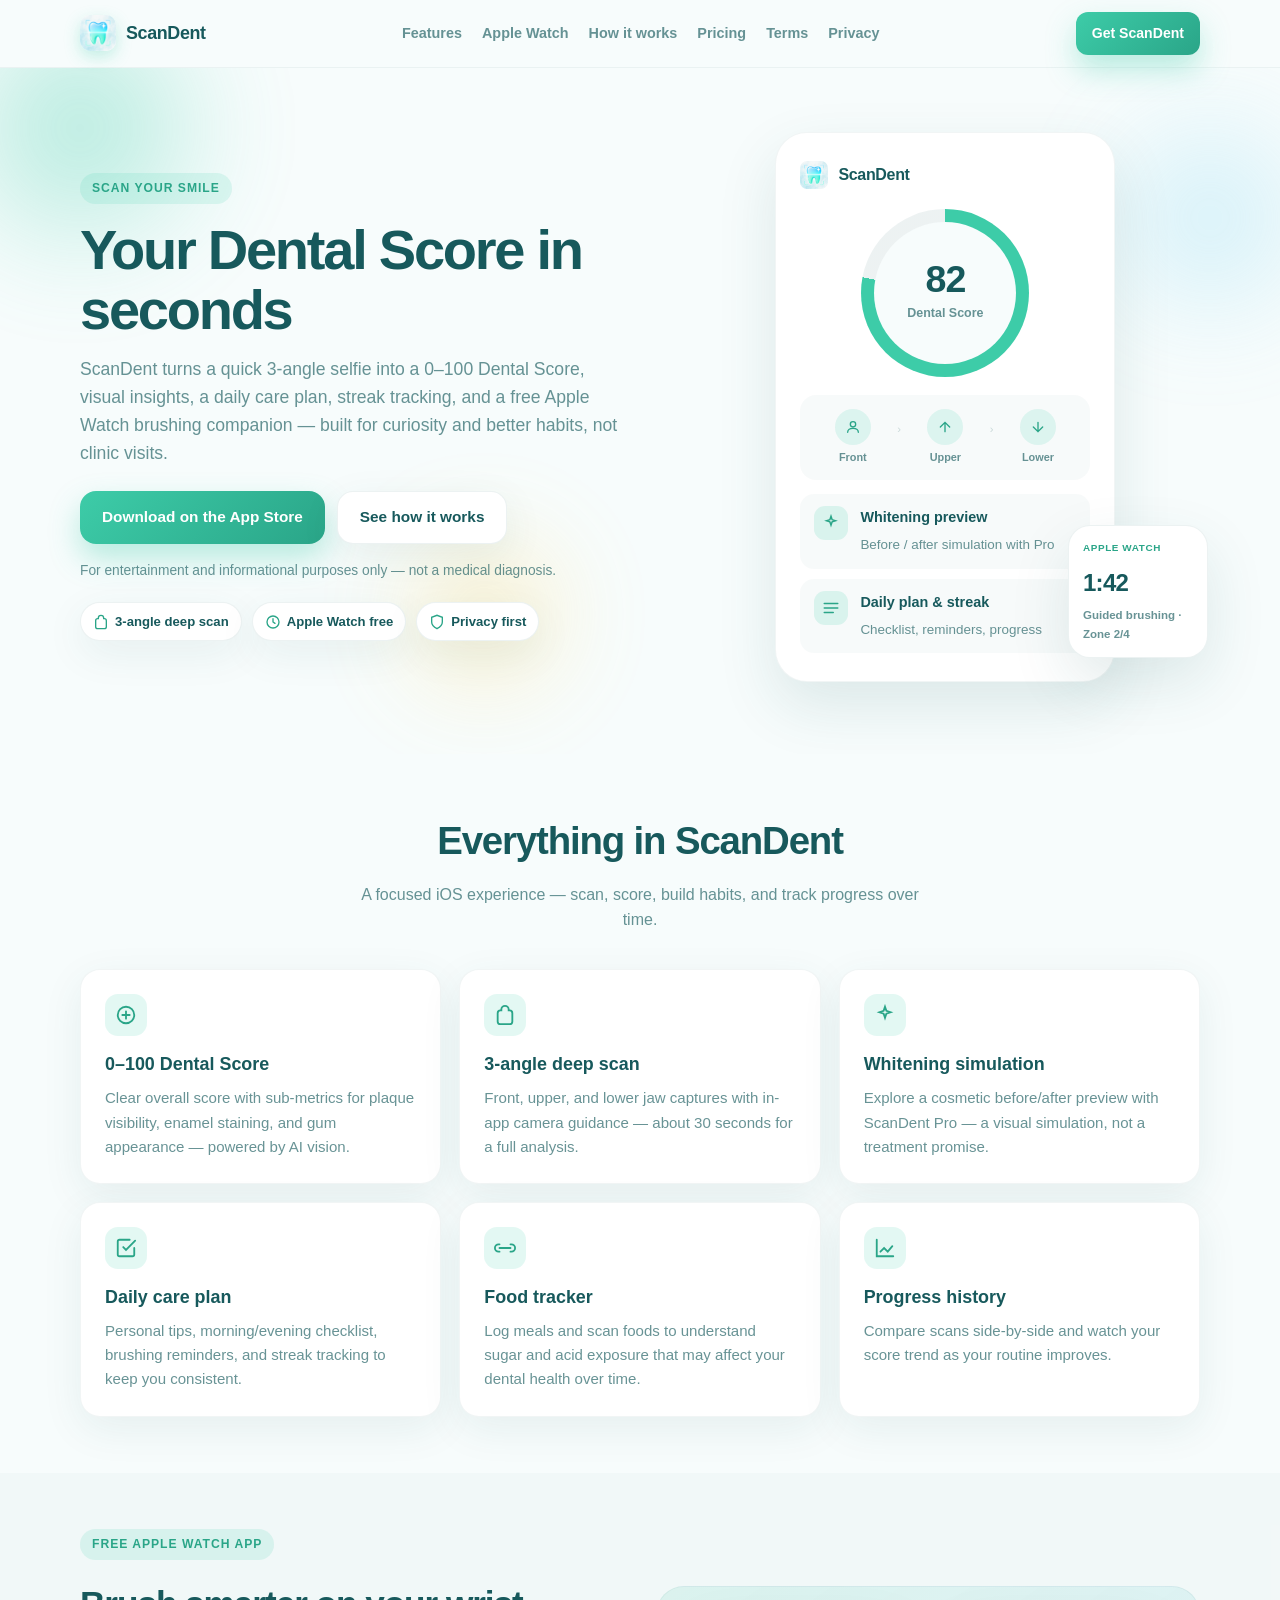
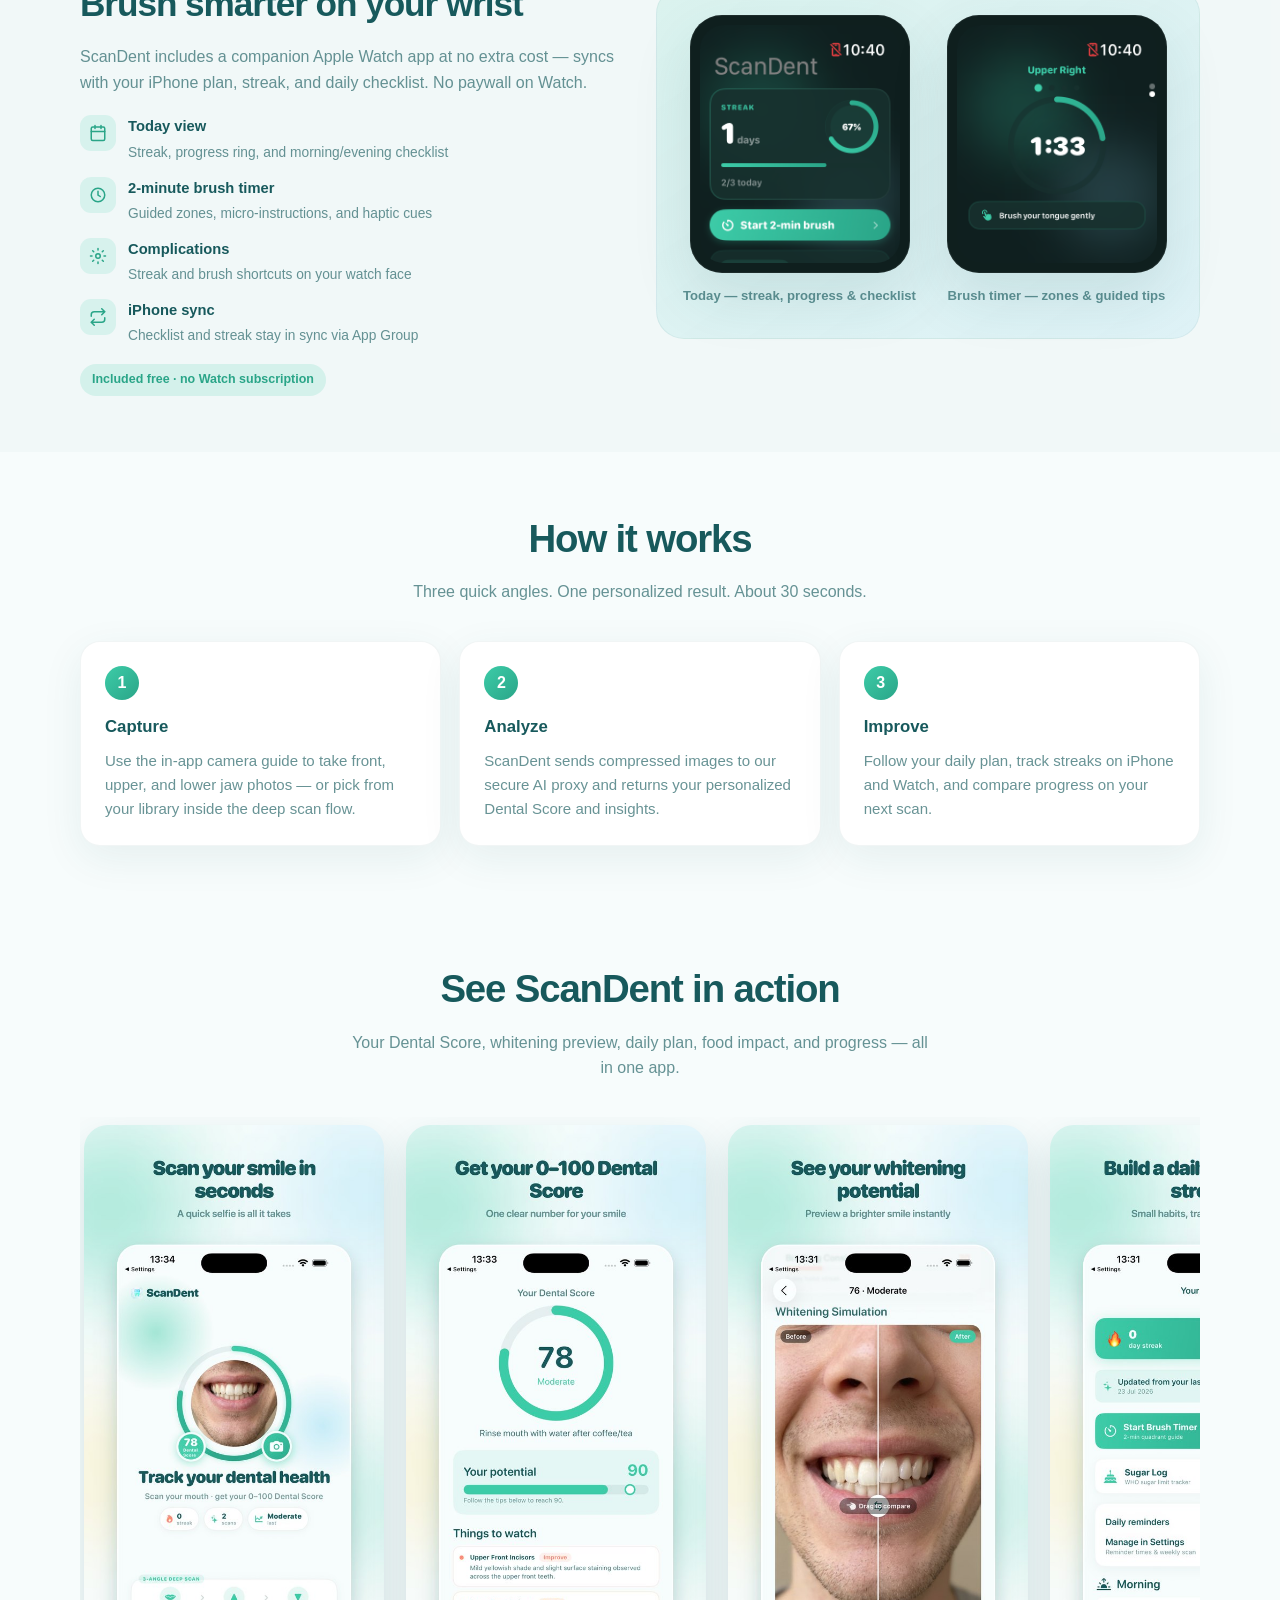
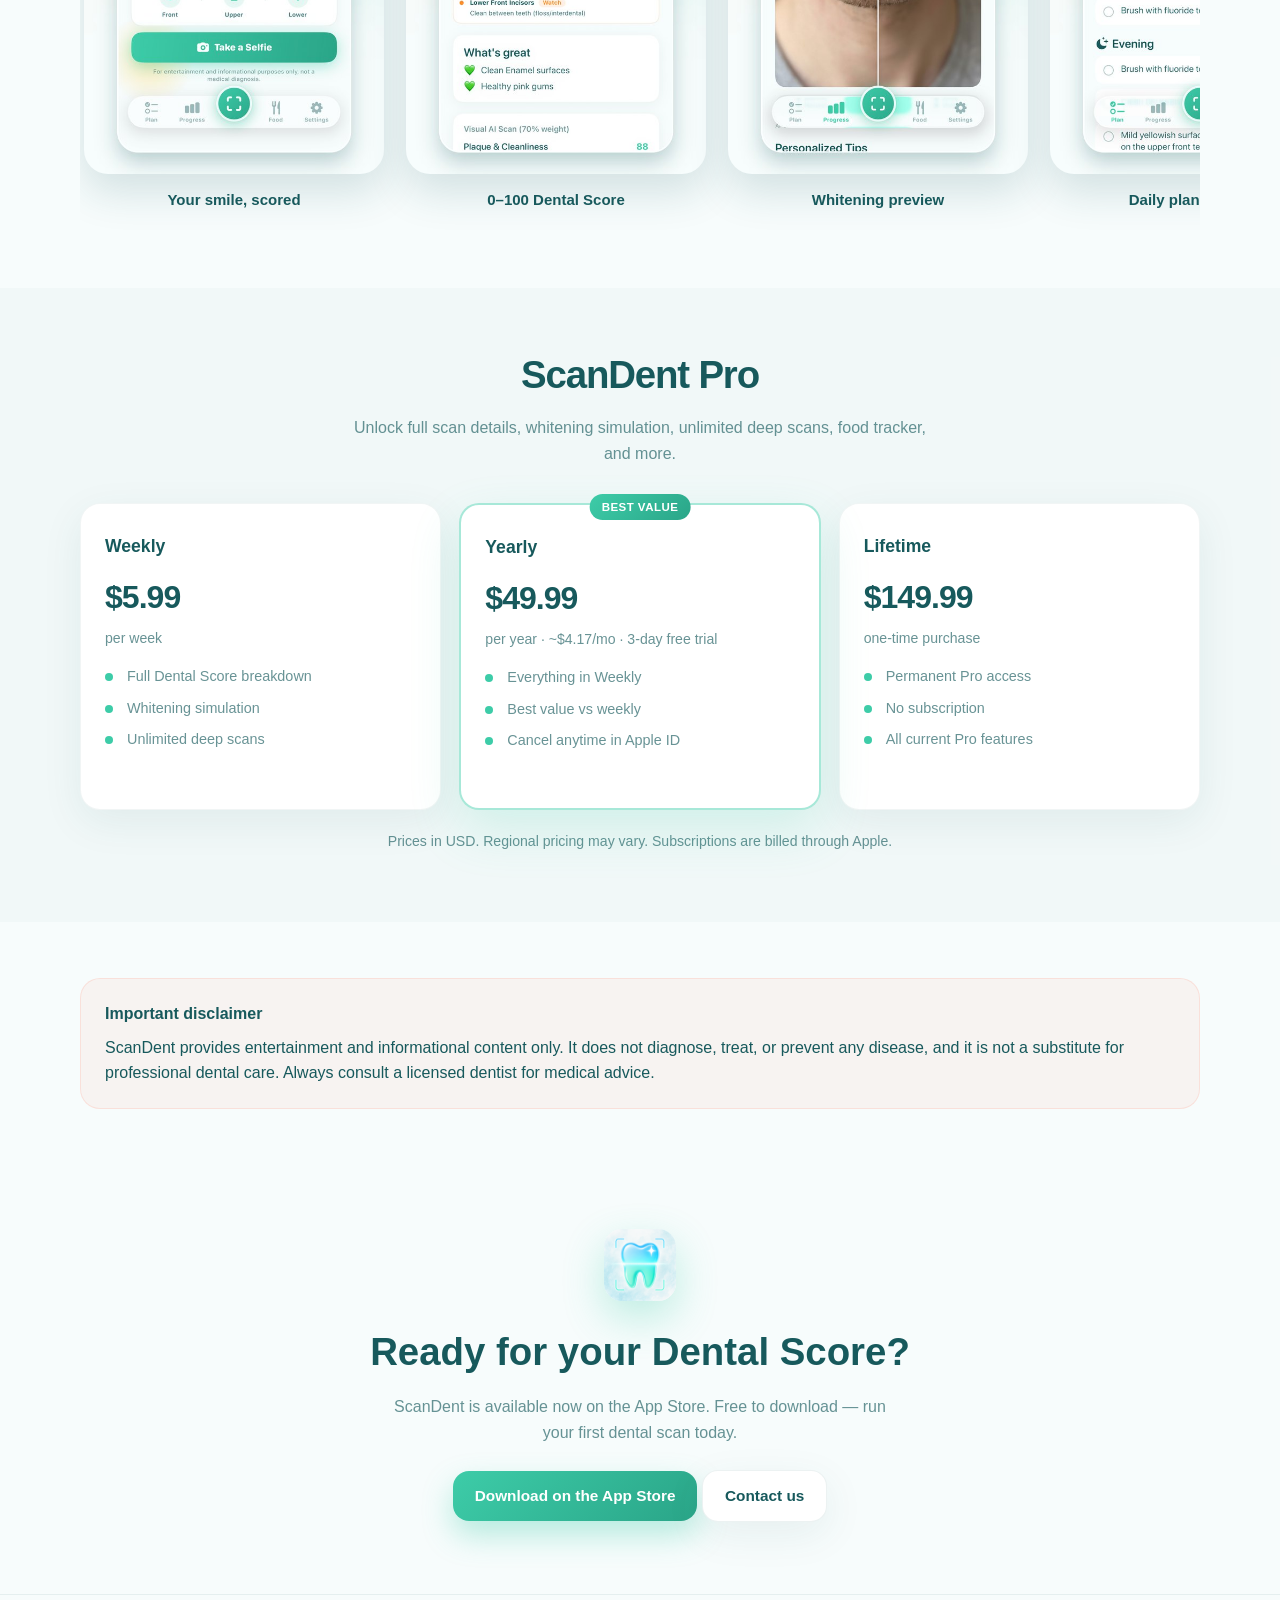
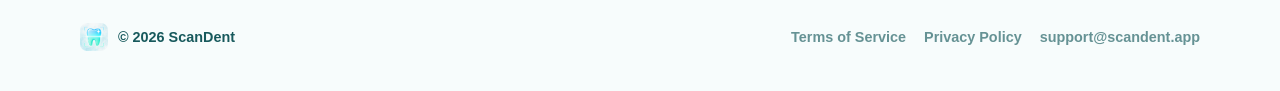
<file: index.html>
<!DOCTYPE html>
<html lang="en">
<head>
  <meta charset="UTF-8">
  <meta name="viewport" content="width=device-width, initial-scale=1.0">
  <meta name="description" content="ScanDent — AI dental scanner for iPhone & Apple Watch. 3-angle deep scan, 0–100 Dental Score, daily plan, streak tracking, and a free Watch brushing companion.">
  <meta name="theme-color" content="#3DCCA8">
  <title>ScanDent — AI Dental Scanner</title>
  <link rel="stylesheet" href="css/style.css">
  <link rel="icon" href="assets/favicon.png" type="image/png">
  <link rel="apple-touch-icon" href="assets/app-icon.png">
</head>
<body>
  <header class="site-header">
    <div class="container inner">
      <a class="brand" href="./">
        <span class="brand-logo" role="img" aria-label="ScanDent"></span>
        <span>ScanDent</span>
      </a>
      <nav class="nav" aria-label="Primary">
        <a href="#features">Features</a>
        <a href="#watch">Apple Watch</a>
        <a href="#how-it-works">How it works</a>
        <a href="#pricing">Pricing</a>
        <a href="terms/">Terms</a>
        <a href="privacy/">Privacy</a>
      </nav>
      <div class="header-cta">
        <a class="btn btn-primary btn-sm" href="#download">Get ScanDent</a>
      </div>
    </div>
  </header>

  <main>
    <section class="hero">
      <div class="hero-blob one"></div>
      <div class="hero-blob two"></div>
      <div class="hero-blob three"></div>
      <div class="container hero-grid">
        <div>
          <span class="eyebrow">Scan your smile</span>
          <h1>Your Dental Score in seconds</h1>
          <p class="lead">
            ScanDent turns a quick 3-angle selfie into a 0–100 Dental Score, visual insights,
            a daily care plan, streak tracking, and a free Apple Watch brushing companion —
            built for curiosity and better habits, not clinic visits.
          </p>
          <div class="hero-actions">
            <a class="btn btn-primary" href="https://apps.apple.com/us/app/scandent-ai-dental-scanner/id6792388868" target="_blank" rel="noopener">Download on the App Store</a>
            <a class="btn btn-secondary" href="#how-it-works">See how it works</a>
          </div>
          <p class="hero-note">For entertainment and informational purposes only — not a medical diagnosis.</p>
          <div class="hero-badges">
            <span class="badge">
              <svg viewBox="0 0 24 24" fill="none" stroke-width="2" stroke-linecap="round"><path d="M12 2a4 4 0 0 1 4 4v1h1a3 3 0 0 1 3 3v9a3 3 0 0 1-3 3H7a3 3 0 0 1-3-3V10a3 3 0 0 1 3-3h1V6a4 4 0 0 1 4-4z"/></svg>
              3-angle deep scan
            </span>
            <span class="badge">
              <svg viewBox="0 0 24 24" fill="none" stroke-width="2" stroke-linecap="round"><circle cx="12" cy="12" r="9"/><path d="M12 7v5l3 2"/></svg>
              Apple Watch free
            </span>
            <span class="badge">
              <svg viewBox="0 0 24 24" fill="none" stroke-width="2" stroke-linecap="round"><path d="M12 22s8-4 8-10V5l-8-3-8 3v7c0 6 8 10 8 10z"/></svg>
              Privacy first
            </span>
          </div>
        </div>

        <div class="phone-stack">
          <div class="phone-card">
            <div class="phone-card-header">
              <span class="phone-logo" role="img" aria-hidden="true"></span>
              <span>ScanDent</span>
            </div>
            <div class="score-ring">
              <div class="score-value">
                <strong>82</strong>
                <span>Dental Score</span>
              </div>
            </div>
            <div class="scan-steps" aria-label="3-angle deep scan">
              <div class="scan-step">
                <div class="scan-step-icon"><svg viewBox="0 0 24 24" fill="none" stroke-width="2" stroke-linecap="round"><circle cx="12" cy="8" r="4"/><path d="M4 20c0-4 4-6 8-6s8 2 8 6"/></svg></div>
                <label>Front</label>
              </div>
              <span class="scan-connector">›</span>
              <div class="scan-step">
                <div class="scan-step-icon"><svg viewBox="0 0 24 24" fill="none" stroke-width="2" stroke-linecap="round"><path d="M12 19V5M5 12l7-7 7 7"/></svg></div>
                <label>Upper</label>
              </div>
              <span class="scan-connector">›</span>
              <div class="scan-step">
                <div class="scan-step-icon"><svg viewBox="0 0 24 24" fill="none" stroke-width="2" stroke-linecap="round"><path d="M12 5v14M5 12l7 7 7-7"/></svg></div>
                <label>Lower</label>
              </div>
            </div>
            <div class="feature-list">
              <div class="feature-item">
                <div class="icon"><svg viewBox="0 0 24 24" fill="none" stroke-width="2" stroke-linecap="round"><path d="M12 3l1.5 4.5L18 9l-4.5 1.5L12 15l-1.5-4.5L6 9l4.5-1.5L12 3z"/></svg></div>
                <div>
                  <strong>Whitening preview</strong>
                  <span>Before / after simulation with Pro</span>
                </div>
              </div>
              <div class="feature-item">
                <div class="icon"><svg viewBox="0 0 24 24" fill="none" stroke-width="2" stroke-linecap="round"><path d="M3 12h18M3 6h18M3 18h12"/></svg></div>
                <div>
                  <strong>Daily plan & streak</strong>
                  <span>Checklist, reminders, progress</span>
                </div>
              </div>
            </div>
          </div>
          <div class="watch-card" aria-hidden="true">
            <div class="watch-card-label">Apple Watch</div>
            <div class="watch-timer">1:42</div>
            <div class="watch-sub">Guided brushing · Zone 2/4</div>
          </div>
        </div>
      </div>
    </section>

    <section id="features">
      <div class="container">
        <div class="section-title">
          <h2>Everything in ScanDent</h2>
          <p>A focused iOS experience — scan, score, build habits, and track progress over time.</p>
        </div>
        <div class="cards-3">
          <article class="card">
            <div class="card-icon"><svg viewBox="0 0 24 24" fill="none" stroke-width="2" stroke-linecap="round"><circle cx="12" cy="12" r="9"/><path d="M8 12h8M12 8v8"/></svg></div>
            <h3>0–100 Dental Score</h3>
            <p>Clear overall score with sub-metrics for plaque visibility, enamel staining, and gum appearance — powered by AI vision.</p>
          </article>
          <article class="card">
            <div class="card-icon"><svg viewBox="0 0 24 24" fill="none" stroke-width="2" stroke-linecap="round"><path d="M12 2a4 4 0 0 1 4 4v1h1a3 3 0 0 1 3 3v9a3 3 0 0 1-3 3H7a3 3 0 0 1-3-3V10a3 3 0 0 1 3-3h1V6a4 4 0 0 1 4-4z"/></svg></div>
            <h3>3-angle deep scan</h3>
            <p>Front, upper, and lower jaw captures with in-app camera guidance — about 30 seconds for a full analysis.</p>
          </article>
          <article class="card">
            <div class="card-icon"><svg viewBox="0 0 24 24" fill="none" stroke-width="2" stroke-linecap="round"><path d="M12 3l1.5 4.5L18 9l-4.5 1.5L12 15l-1.5-4.5L6 9l4.5-1.5L12 3z"/></svg></div>
            <h3>Whitening simulation</h3>
            <p>Explore a cosmetic before/after preview with ScanDent Pro — a visual simulation, not a treatment promise.</p>
          </article>
          <article class="card">
            <div class="card-icon"><svg viewBox="0 0 24 24" fill="none" stroke-width="2" stroke-linecap="round"><path d="M9 11l3 3L22 4"/><path d="M21 12v7a2 2 0 0 1-2 2H5a2 2 0 0 1-2-2V5a2 2 0 0 1 2-2h11"/></svg></div>
            <h3>Daily care plan</h3>
            <p>Personal tips, morning/evening checklist, brushing reminders, and streak tracking to keep you consistent.</p>
          </article>
          <article class="card">
            <div class="card-icon"><svg viewBox="0 0 24 24" fill="none" stroke-width="2" stroke-linecap="round"><path d="M18 8h1a4 4 0 0 1 0 8h-1M6 8H5a4 4 0 0 0 0 8h1M6 12h12"/></svg></div>
            <h3>Food tracker</h3>
            <p>Log meals and scan foods to understand sugar and acid exposure that may affect your dental health over time.</p>
          </article>
          <article class="card">
            <div class="card-icon"><svg viewBox="0 0 24 24" fill="none" stroke-width="2" stroke-linecap="round"><path d="M3 3v18h18"/><path d="M7 16l4-4 4 4 5-6"/></svg></div>
            <h3>Progress history</h3>
            <p>Compare scans side-by-side and watch your score trend as your routine improves.</p>
          </article>
        </div>
      </div>
    </section>

    <section id="watch" class="alt">
      <div class="container watch-band">
        <div class="watch-band-copy">
          <span class="eyebrow">Free Apple Watch app</span>
          <h2>Brush smarter on your wrist</h2>
          <p>
            ScanDent includes a companion Apple Watch app at no extra cost — syncs with your iPhone plan,
            streak, and daily checklist. No paywall on Watch.
          </p>
          <div class="watch-features">
            <div class="watch-feature">
              <div class="watch-feature-icon"><svg viewBox="0 0 24 24" fill="none" stroke-width="2" stroke-linecap="round"><rect x="3" y="4" width="18" height="18" rx="2"/><path d="M16 2v4M8 2v4M3 10h18"/></svg></div>
              <div>
                <strong>Today view</strong>
                <span>Streak, progress ring, and morning/evening checklist</span>
              </div>
            </div>
            <div class="watch-feature">
              <div class="watch-feature-icon"><svg viewBox="0 0 24 24" fill="none" stroke-width="2" stroke-linecap="round"><circle cx="12" cy="12" r="9"/><path d="M12 7v5l3 2"/></svg></div>
              <div>
                <strong>2-minute brush timer</strong>
                <span>Guided zones, micro-instructions, and haptic cues</span>
              </div>
            </div>
            <div class="watch-feature">
              <div class="watch-feature-icon"><svg viewBox="0 0 24 24" fill="none" stroke-width="2" stroke-linecap="round"><circle cx="12" cy="12" r="3"/><path d="M12 2v2M12 20v2M4.9 4.9l1.4 1.4M17.7 17.7l1.4 1.4M2 12h2M20 12h2M4.9 19.1l1.4-1.4M17.7 6.3l1.4-1.4"/></svg></div>
              <div>
                <strong>Complications</strong>
                <span>Streak and brush shortcuts on your watch face</span>
              </div>
            </div>
            <div class="watch-feature">
              <div class="watch-feature-icon"><svg viewBox="0 0 24 24" fill="none" stroke-width="2" stroke-linecap="round"><path d="M17 1l4 4-4 4M3 11V9a4 4 0 0 1 4-4h14M7 23l-4-4 4-4M21 13v2a4 4 0 0 1-4 4H3"/></svg></div>
              <div>
                <strong>iPhone sync</strong>
                <span>Checklist and streak stay in sync via App Group</span>
              </div>
            </div>
          </div>
          <span class="watch-free-tag">Included free · no Watch subscription</span>
        </div>
        <div class="watch-visual">
          <div class="watch-screenshots">
            <figure class="watch-shot">
              <div class="watch-frame">
                <img src="assets/watch/today.png" alt="ScanDent Apple Watch Today screen showing streak, daily progress, and Start 2-min brush button" width="368" height="448" loading="lazy">
              </div>
              <figcaption>Today — streak, progress & checklist</figcaption>
            </figure>
            <figure class="watch-shot">
              <div class="watch-frame">
                <img src="assets/watch/brush-timer.png" alt="ScanDent Apple Watch brushing timer with zone guide and micro-instruction" width="368" height="448" loading="lazy">
              </div>
              <figcaption>Brush timer — zones & guided tips</figcaption>
            </figure>
          </div>
        </div>
      </div>
    </section>

    <section id="how-it-works">
      <div class="container">
        <div class="section-title">
          <h2>How it works</h2>
          <p>Three quick angles. One personalized result. About 30 seconds.</p>
        </div>
        <div class="steps">
          <article class="step">
            <h3>Capture</h3>
            <p>Use the in-app camera guide to take front, upper, and lower jaw photos — or pick from your library inside the deep scan flow.</p>
          </article>
          <article class="step">
            <h3>Analyze</h3>
            <p>ScanDent sends compressed images to our secure AI proxy and returns your personalized Dental Score and insights.</p>
          </article>
          <article class="step">
            <h3>Improve</h3>
            <p>Follow your daily plan, track streaks on iPhone and Watch, and compare progress on your next scan.</p>
          </article>
        </div>
      </div>
    </section>

    <section id="screens">
      <div class="container">
        <div class="section-title">
          <h2>See ScanDent in action</h2>
          <p>Your Dental Score, whitening preview, daily plan, food impact, and progress — all in one app.</p>
        </div>
        <div class="screens-scroller" role="list">
          <figure class="screen-phone" role="listitem">
            <img src="./assets/screens/home.jpg" alt="ScanDent home screen showing your Dental Score" loading="lazy" width="300" height="649">
            <figcaption>Your smile, scored</figcaption>
          </figure>
          <figure class="screen-phone" role="listitem">
            <img src="./assets/screens/score.jpg" alt="Dental Score result with potential and things to watch" loading="lazy" width="300" height="649">
            <figcaption>0–100 Dental Score</figcaption>
          </figure>
          <figure class="screen-phone" role="listitem">
            <img src="./assets/screens/whitening.jpg" alt="AI whitening before and after simulation" loading="lazy" width="300" height="649">
            <figcaption>Whitening preview</figcaption>
          </figure>
          <figure class="screen-phone" role="listitem">
            <img src="./assets/screens/plan.jpg" alt="Daily care plan with streaks and reminders" loading="lazy" width="300" height="649">
            <figcaption>Daily plan &amp; streaks</figcaption>
          </figure>
          <figure class="screen-phone" role="listitem">
            <img src="./assets/screens/food.jpg" alt="Food impact analyzer for acidity, sugar and enamel risk" loading="lazy" width="300" height="649">
            <figcaption>Food impact scanner</figcaption>
          </figure>
          <figure class="screen-phone" role="listitem">
            <img src="./assets/screens/progress.jpg" alt="Progress chart tracking Dental Score over time" loading="lazy" width="300" height="649">
            <figcaption>Track progress</figcaption>
          </figure>
        </div>
      </div>
    </section>

    <section id="pricing" class="alt">
      <div class="container">
        <div class="section-title">
          <h2>ScanDent Pro</h2>
          <p>Unlock full scan details, whitening simulation, unlimited deep scans, food tracker, and more.</p>
        </div>
        <div class="pricing-grid">
          <article class="price-card">
            <h3>Weekly</h3>
            <div class="amount">$5.99</div>
            <div class="period">per week</div>
            <ul>
              <li>Full Dental Score breakdown</li>
              <li>Whitening simulation</li>
              <li>Unlimited deep scans</li>
            </ul>
          </article>
          <article class="price-card featured">
            <h3>Yearly</h3>
            <div class="amount">$49.99</div>
            <div class="period">per year · ~$4.17/mo · 3-day free trial</div>
            <ul>
              <li>Everything in Weekly</li>
              <li>Best value vs weekly</li>
              <li>Cancel anytime in Apple ID</li>
            </ul>
          </article>
          <article class="price-card">
            <h3>Lifetime</h3>
            <div class="amount">$149.99</div>
            <div class="period">one-time purchase</div>
            <ul>
              <li>Permanent Pro access</li>
              <li>No subscription</li>
              <li>All current Pro features</li>
            </ul>
          </article>
        </div>
        <p class="pricing-note">Prices in USD. Regional pricing may vary. Subscriptions are billed through Apple.</p>
      </div>
    </section>

    <section>
      <div class="container">
        <div class="disclaimer-box">
          <strong>Important disclaimer</strong>
          ScanDent provides entertainment and informational content only. It does not diagnose,
          treat, or prevent any disease, and it is not a substitute for professional dental care.
          Always consult a licensed dentist for medical advice.
        </div>
      </div>
    </section>

    <section class="cta" id="download">
      <div class="container">
        <span class="cta-logo" role="img" aria-label="ScanDent logo"></span>
        <h2>Ready for your Dental Score?</h2>
        <p>ScanDent is available now on the App Store. Free to download — run your first dental scan today.</p>
        <a class="btn btn-primary" href="https://apps.apple.com/us/app/scandent-ai-dental-scanner/id6792388868" target="_blank" rel="noopener">Download on the App Store</a>
        <a class="btn btn-secondary" href="mailto:support@scandent.app?subject=ScanDent%20Support">Contact us</a>
      </div>
    </section>
  </main>

  <footer class="site-footer">
    <div class="container footer-grid">
      <div class="footer-brand">
        <span class="footer-logo brand-logo" role="img" aria-hidden="true"></span>
        <span>© <span id="year"></span> ScanDent</span>
      </div>
      <div class="footer-links">
        <a href="terms/">Terms of Service</a>
        <a href="privacy/">Privacy Policy</a>
        <a href="mailto:support@scandent.app">support@scandent.app</a>
      </div>
    </div>
  </footer>

  <script>
    document.getElementById("year").textContent = new Date().getFullYear();
  </script>
</body>
</html>
</file>
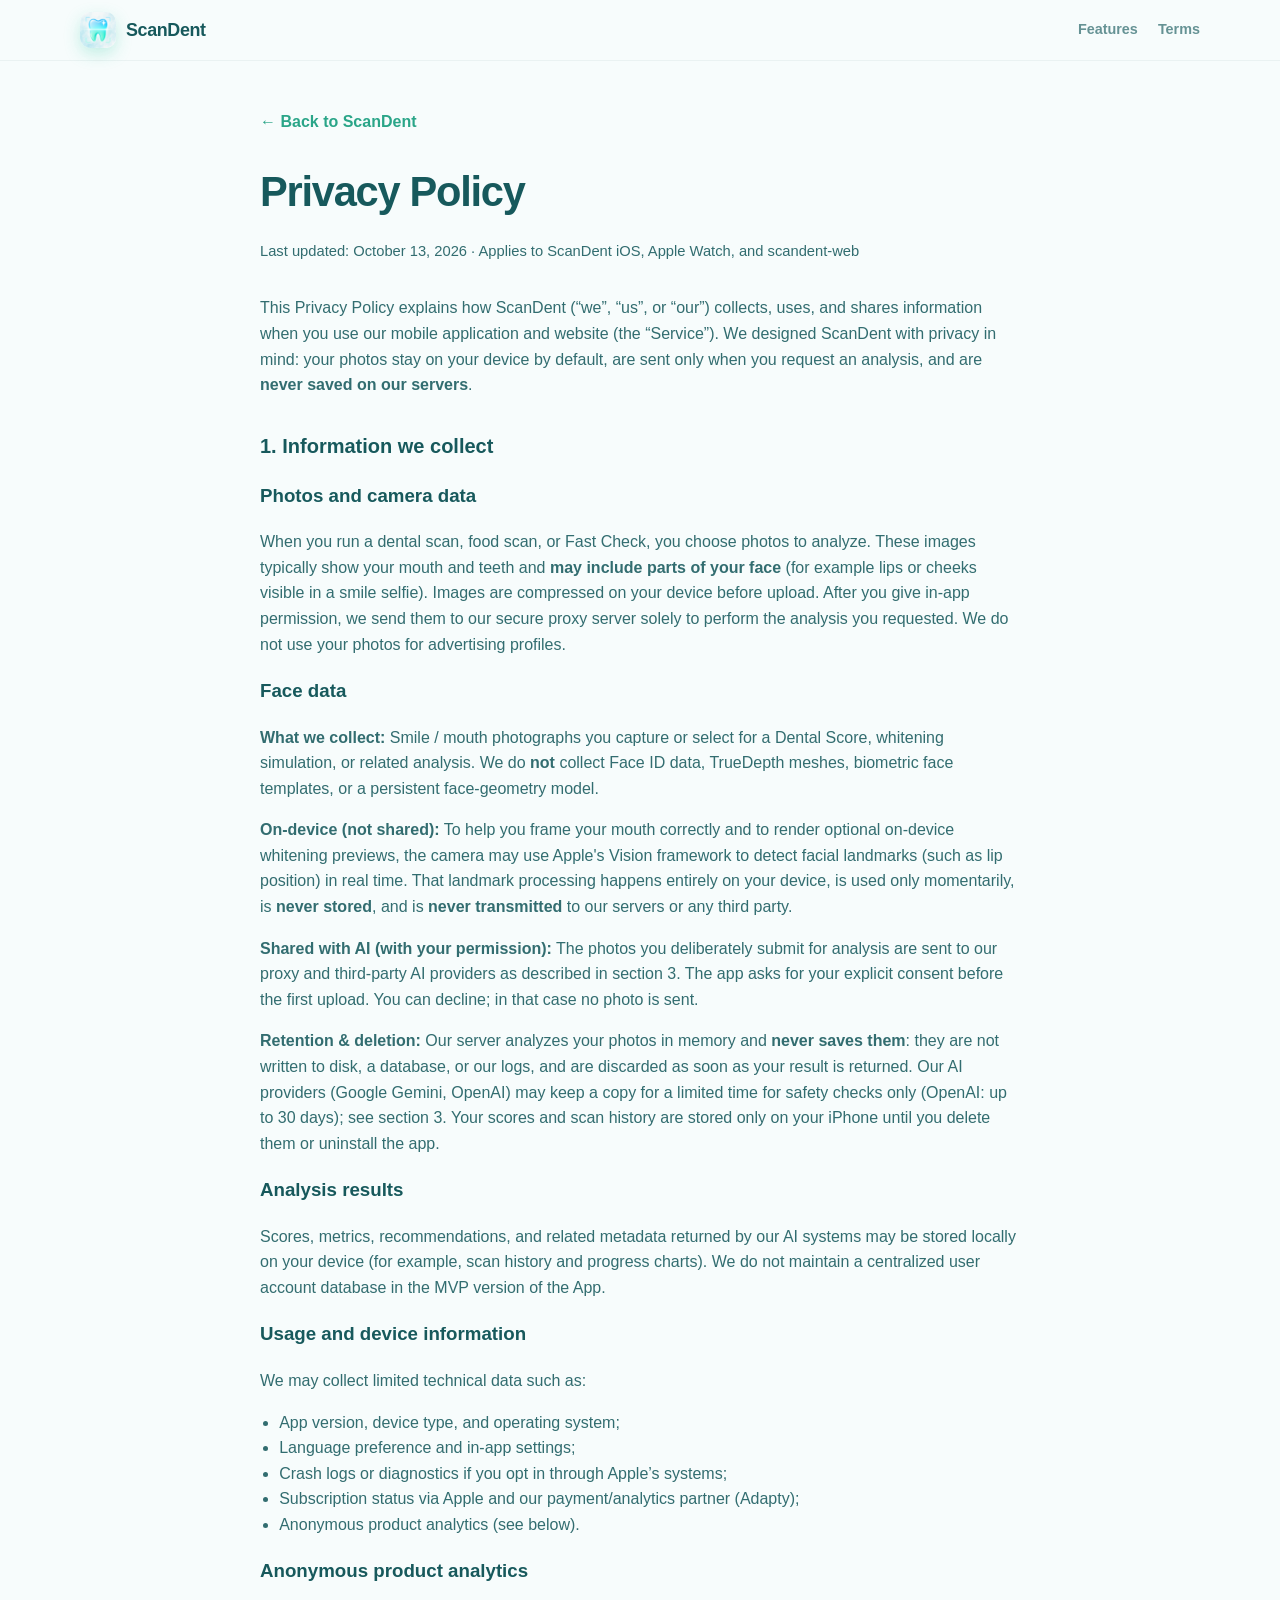
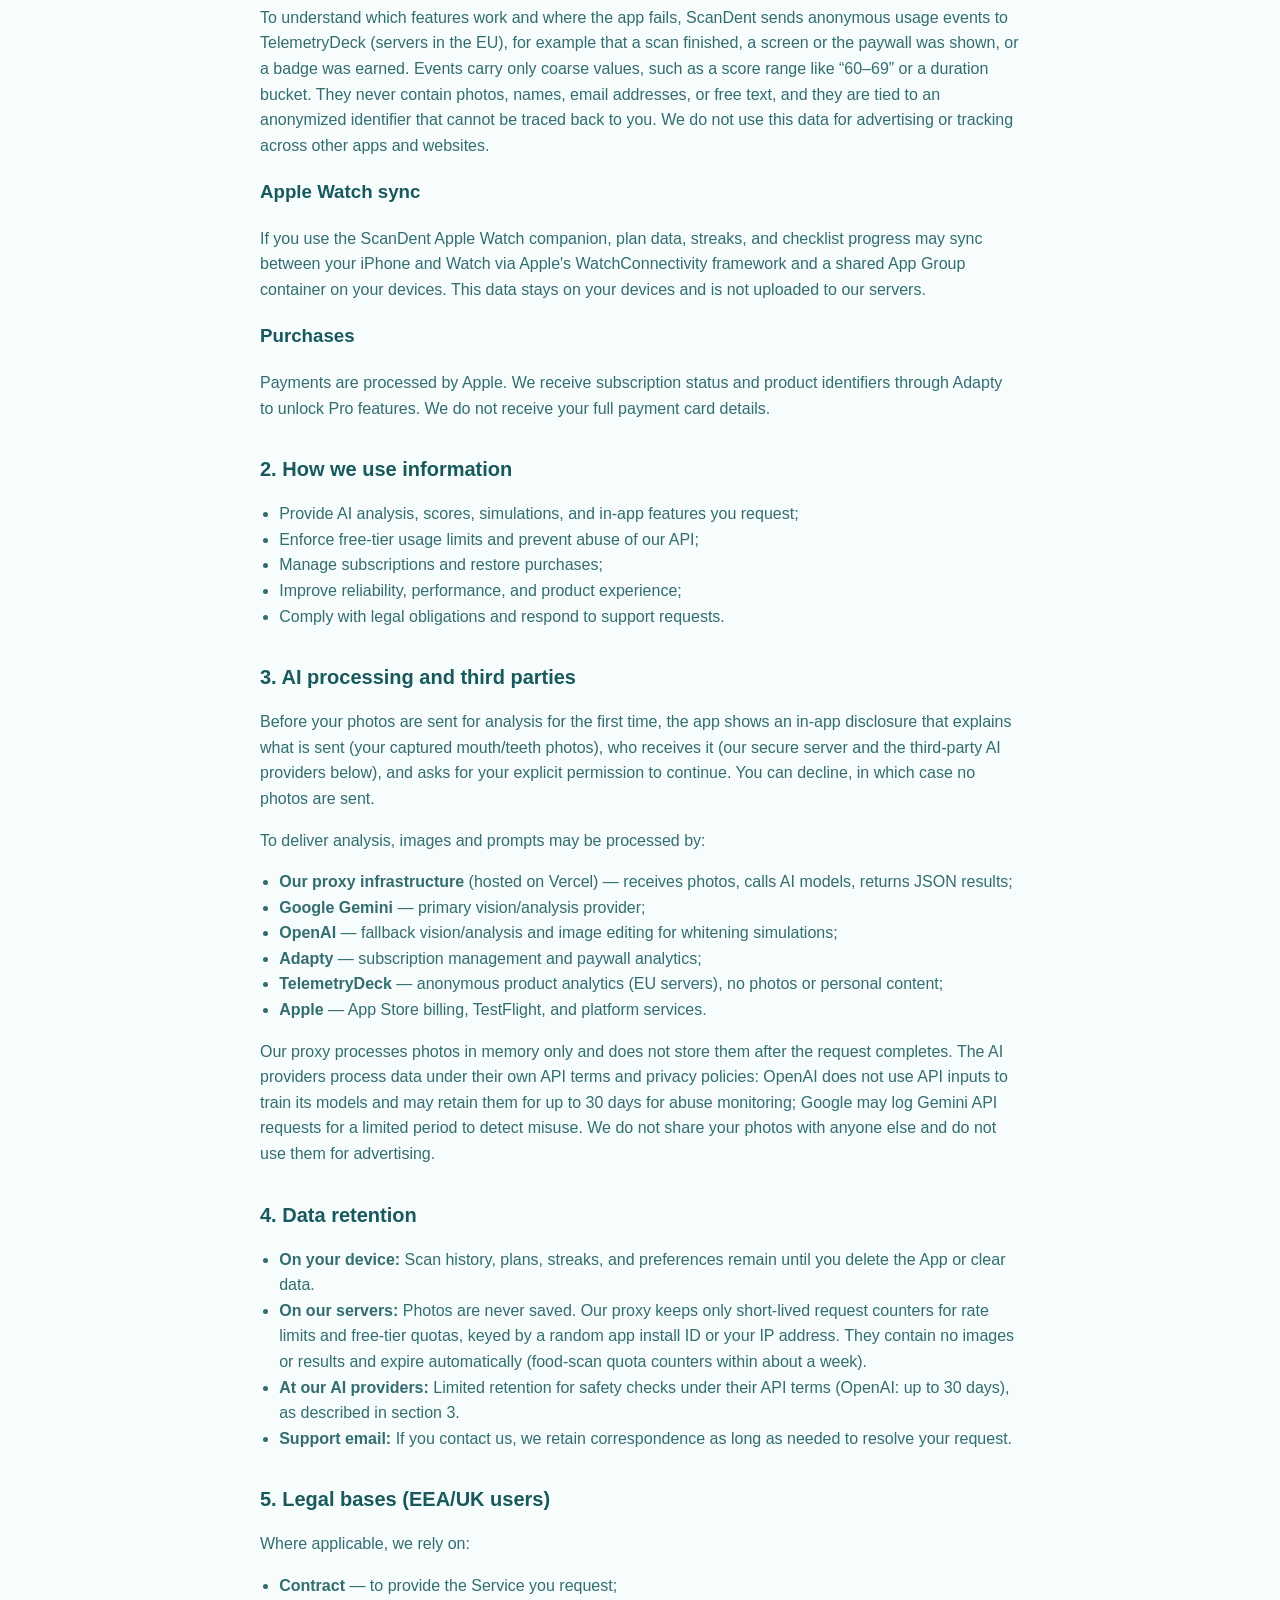
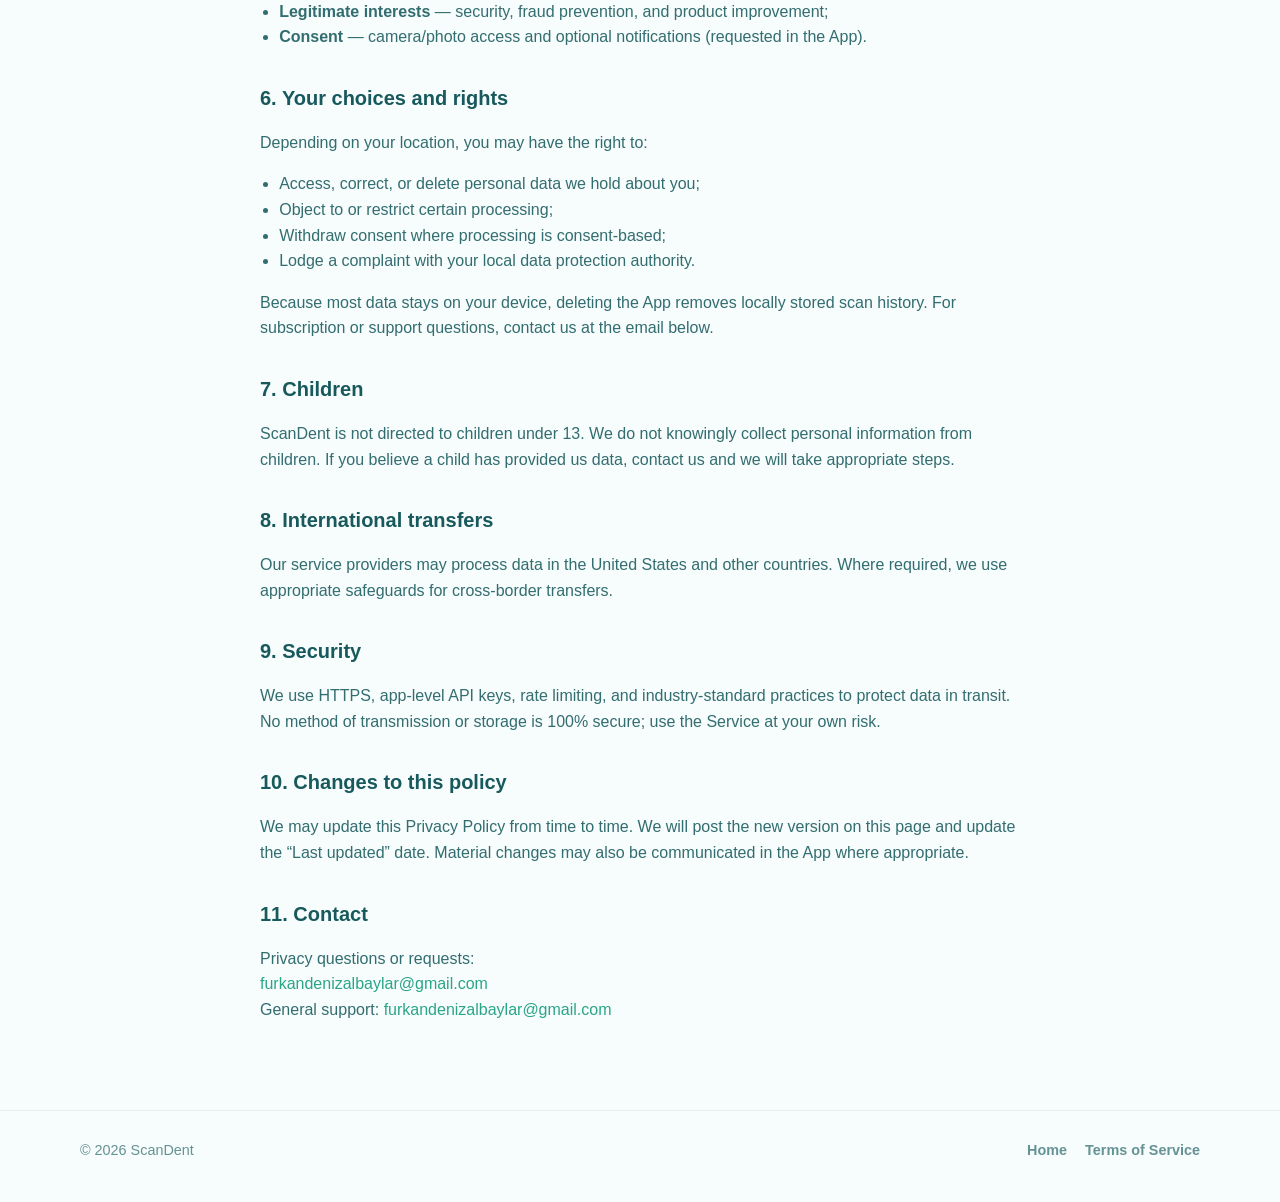
<file: privacy/index.html>
<!DOCTYPE html>
<html lang="en">
<head>
  <meta charset="UTF-8">
  <meta name="viewport" content="width=device-width, initial-scale=1.0">
  <meta name="description" content="ScanDent Privacy Policy">
  <title>Privacy Policy — ScanDent</title>
  <link rel="stylesheet" href="../css/style.css">
  <link rel="icon" href="../assets/favicon.png" type="image/png">
</head>
<body>
  <header class="site-header">
    <div class="container inner">
      <a class="brand" href="../">
        <span class="brand-logo" role="img" aria-label="ScanDent"></span>
        <span>ScanDent</span>
      </a>
      <nav class="nav" aria-label="Primary">
        <a href="../#features">Features</a>
        <a href="../terms/">Terms</a>
      </nav>
    </div>
  </header>

  <main class="legal-page">
    <div class="container">
      <a class="back-link" href="../">← Back to ScanDent</a>
      <h1>Privacy Policy</h1>
      <p class="legal-meta">Last updated: October 13, 2026 · Applies to ScanDent iOS, Apple Watch, and scandent-web</p>

      <p>
        This Privacy Policy explains how ScanDent (“we”, “us”, or “our”) collects, uses, and shares
        information when you use our mobile application and website (the “Service”). We designed ScanDent
        with privacy in mind: your photos stay on your device by default, are sent only when you request an
        analysis, and are <strong>never saved on our servers</strong>.
      </p>

      <h2>1. Information we collect</h2>

      <h3>Photos and camera data</h3>
      <p>
        When you run a dental scan, food scan, or Fast Check, you choose photos to analyze. These images typically
        show your mouth and teeth and <strong>may include parts of your face</strong> (for example lips
        or cheeks visible in a smile selfie). Images are compressed on your device before upload. After
        you give in-app permission, we send them to our secure proxy server solely to perform the
        analysis you requested. We do not use your photos for advertising profiles.
      </p>

      <h3>Face data</h3>
      <p>
        <strong>What we collect:</strong> Smile / mouth photographs you capture or select for a Dental
        Score, whitening simulation, or related analysis. We do <strong>not</strong> collect Face ID
        data, TrueDepth meshes, biometric face templates, or a persistent face-geometry model.
      </p>
      <p>
        <strong>On-device (not shared):</strong> To help you frame your mouth correctly and to render
        optional on-device whitening previews, the camera may use Apple&apos;s Vision framework to detect
        facial landmarks (such as lip position) in real time. That landmark processing happens entirely
        on your device, is used only momentarily, is <strong>never stored</strong>, and is
        <strong>never transmitted</strong> to our servers or any third party.
      </p>
      <p>
        <strong>Shared with AI (with your permission):</strong> The photos you deliberately submit for
        analysis are sent to our proxy and third-party AI providers as described in section 3. The app
        asks for your explicit consent before the first upload. You can decline; in that case no photo
        is sent.
      </p>
      <p>
        <strong>Retention &amp; deletion:</strong> Our server analyzes your photos in memory and
        <strong>never saves them</strong>: they are not written to disk, a database, or our logs, and are
        discarded as soon as your result is returned. Our AI providers (Google Gemini, OpenAI) may keep a
        copy for a limited time for safety checks only (OpenAI: up to 30 days); see section 3. Your scores
        and scan history are stored only on your iPhone until you delete them or uninstall the app.
      </p>

      <h3>Analysis results</h3>
      <p>
        Scores, metrics, recommendations, and related metadata returned by our AI systems may be stored
        locally on your device (for example, scan history and progress charts). We do not maintain a
        centralized user account database in the MVP version of the App.
      </p>

      <h3>Usage and device information</h3>
      <p>We may collect limited technical data such as:</p>
      <ul>
        <li>App version, device type, and operating system;</li>
        <li>Language preference and in-app settings;</li>
        <li>Crash logs or diagnostics if you opt in through Apple’s systems;</li>
        <li>Subscription status via Apple and our payment/analytics partner (Adapty);</li>
        <li>Anonymous product analytics (see below).</li>
      </ul>

      <h3>Anonymous product analytics</h3>
      <p>
        To understand which features work and where the app fails, ScanDent sends anonymous usage events to
        TelemetryDeck (servers in the EU), for example that a scan finished, a screen or the paywall was
        shown, or a badge was earned. Events carry only coarse values, such as a score range like
        &ldquo;60&ndash;69&rdquo; or a duration bucket. They never contain photos, names, email addresses,
        or free text, and they are tied to an anonymized identifier that cannot be traced back to you.
        We do not use this data for advertising or tracking across other apps and websites.
      </p>

      <h3>Apple Watch sync</h3>
      <p>
        If you use the ScanDent Apple Watch companion, plan data, streaks, and checklist progress may sync
        between your iPhone and Watch via Apple&apos;s WatchConnectivity framework and a shared App Group container
        on your devices. This data stays on your devices and is not uploaded to our servers.
      </p>

      <h3>Purchases</h3>
      <p>
        Payments are processed by Apple. We receive subscription status and product identifiers through
        Adapty to unlock Pro features. We do not receive your full payment card details.
      </p>

      <h2>2. How we use information</h2>
      <ul>
        <li>Provide AI analysis, scores, simulations, and in-app features you request;</li>
        <li>Enforce free-tier usage limits and prevent abuse of our API;</li>
        <li>Manage subscriptions and restore purchases;</li>
        <li>Improve reliability, performance, and product experience;</li>
        <li>Comply with legal obligations and respond to support requests.</li>
      </ul>

      <h2>3. AI processing and third parties</h2>
      <p>
        Before your photos are sent for analysis for the first time, the app shows an in-app
        disclosure that explains what is sent (your captured mouth/teeth photos), who receives it
        (our secure server and the third-party AI providers below), and asks for your explicit
        permission to continue. You can decline, in which case no photos are sent.
      </p>
      <p>To deliver analysis, images and prompts may be processed by:</p>
      <ul>
        <li><strong>Our proxy infrastructure</strong> (hosted on Vercel) — receives photos, calls AI models, returns JSON results;</li>
        <li><strong>Google Gemini</strong> — primary vision/analysis provider;</li>
        <li><strong>OpenAI</strong> — fallback vision/analysis and image editing for whitening simulations;</li>
        <li><strong>Adapty</strong> — subscription management and paywall analytics;</li>
        <li><strong>TelemetryDeck</strong> — anonymous product analytics (EU servers), no photos or personal content;</li>
        <li><strong>Apple</strong> — App Store billing, TestFlight, and platform services.</li>
      </ul>
      <p>
        Our proxy processes photos in memory only and does not store them after the request completes.
        The AI providers process data under their own API terms and privacy policies: OpenAI does not use
        API inputs to train its models and may retain them for up to 30 days for abuse monitoring; Google
        may log Gemini API requests for a limited period to detect misuse. We do not share your photos with
        anyone else and do not use them for advertising.
      </p>

      <h2>4. Data retention</h2>
      <ul>
        <li><strong>On your device:</strong> Scan history, plans, streaks, and preferences remain until you delete the App or clear data.</li>
        <li><strong>On our servers:</strong> Photos are never saved. Our proxy keeps only short-lived request counters for rate limits and free-tier quotas, keyed by a random app install ID or your IP address. They contain no images or results and expire automatically (food-scan quota counters within about a week).</li>
        <li><strong>At our AI providers:</strong> Limited retention for safety checks under their API terms (OpenAI: up to 30 days), as described in section 3.</li>
        <li><strong>Support email:</strong> If you contact us, we retain correspondence as long as needed to resolve your request.</li>
      </ul>

      <h2>5. Legal bases (EEA/UK users)</h2>
      <p>Where applicable, we rely on:</p>
      <ul>
        <li><strong>Contract</strong> — to provide the Service you request;</li>
        <li><strong>Legitimate interests</strong> — security, fraud prevention, and product improvement;</li>
        <li><strong>Consent</strong> — camera/photo access and optional notifications (requested in the App).</li>
      </ul>

      <h2>6. Your choices and rights</h2>
      <p>Depending on your location, you may have the right to:</p>
      <ul>
        <li>Access, correct, or delete personal data we hold about you;</li>
        <li>Object to or restrict certain processing;</li>
        <li>Withdraw consent where processing is consent-based;</li>
        <li>Lodge a complaint with your local data protection authority.</li>
      </ul>
      <p>
        Because most data stays on your device, deleting the App removes locally stored scan history.
        For subscription or support questions, contact us at the email below.
      </p>

      <h2>7. Children</h2>
      <p>
        ScanDent is not directed to children under 13. We do not knowingly collect personal information
        from children. If you believe a child has provided us data, contact us and we will take appropriate steps.
      </p>

      <h2>8. International transfers</h2>
      <p>
        Our service providers may process data in the United States and other countries. Where required,
        we use appropriate safeguards for cross-border transfers.
      </p>

      <h2>9. Security</h2>
      <p>
        We use HTTPS, app-level API keys, rate limiting, and industry-standard practices to protect data in
        transit. No method of transmission or storage is 100% secure; use the Service at your own risk.
      </p>

      <h2>10. Changes to this policy</h2>
      <p>
        We may update this Privacy Policy from time to time. We will post the new version on this page
        and update the “Last updated” date. Material changes may also be communicated in the App where appropriate.
      </p>

      <h2>11. Contact</h2>
      <p>
        Privacy questions or requests:<br>
        <a href="mailto:furkandenizalbaylar@gmail.com">furkandenizalbaylar@gmail.com</a><br>
        General support: <a href="mailto:furkandenizalbaylar@gmail.com">furkandenizalbaylar@gmail.com</a>
      </p>
    </div>
  </main>

  <footer class="site-footer">
    <div class="container footer-grid">
      <div>© <span id="year"></span> ScanDent</div>
      <div class="footer-links">
        <a href="../">Home</a>
        <a href="../terms/">Terms of Service</a>
      </div>
    </div>
  </footer>

  <script>document.getElementById("year").textContent = new Date().getFullYear();</script>
</body>
</html>
</file>
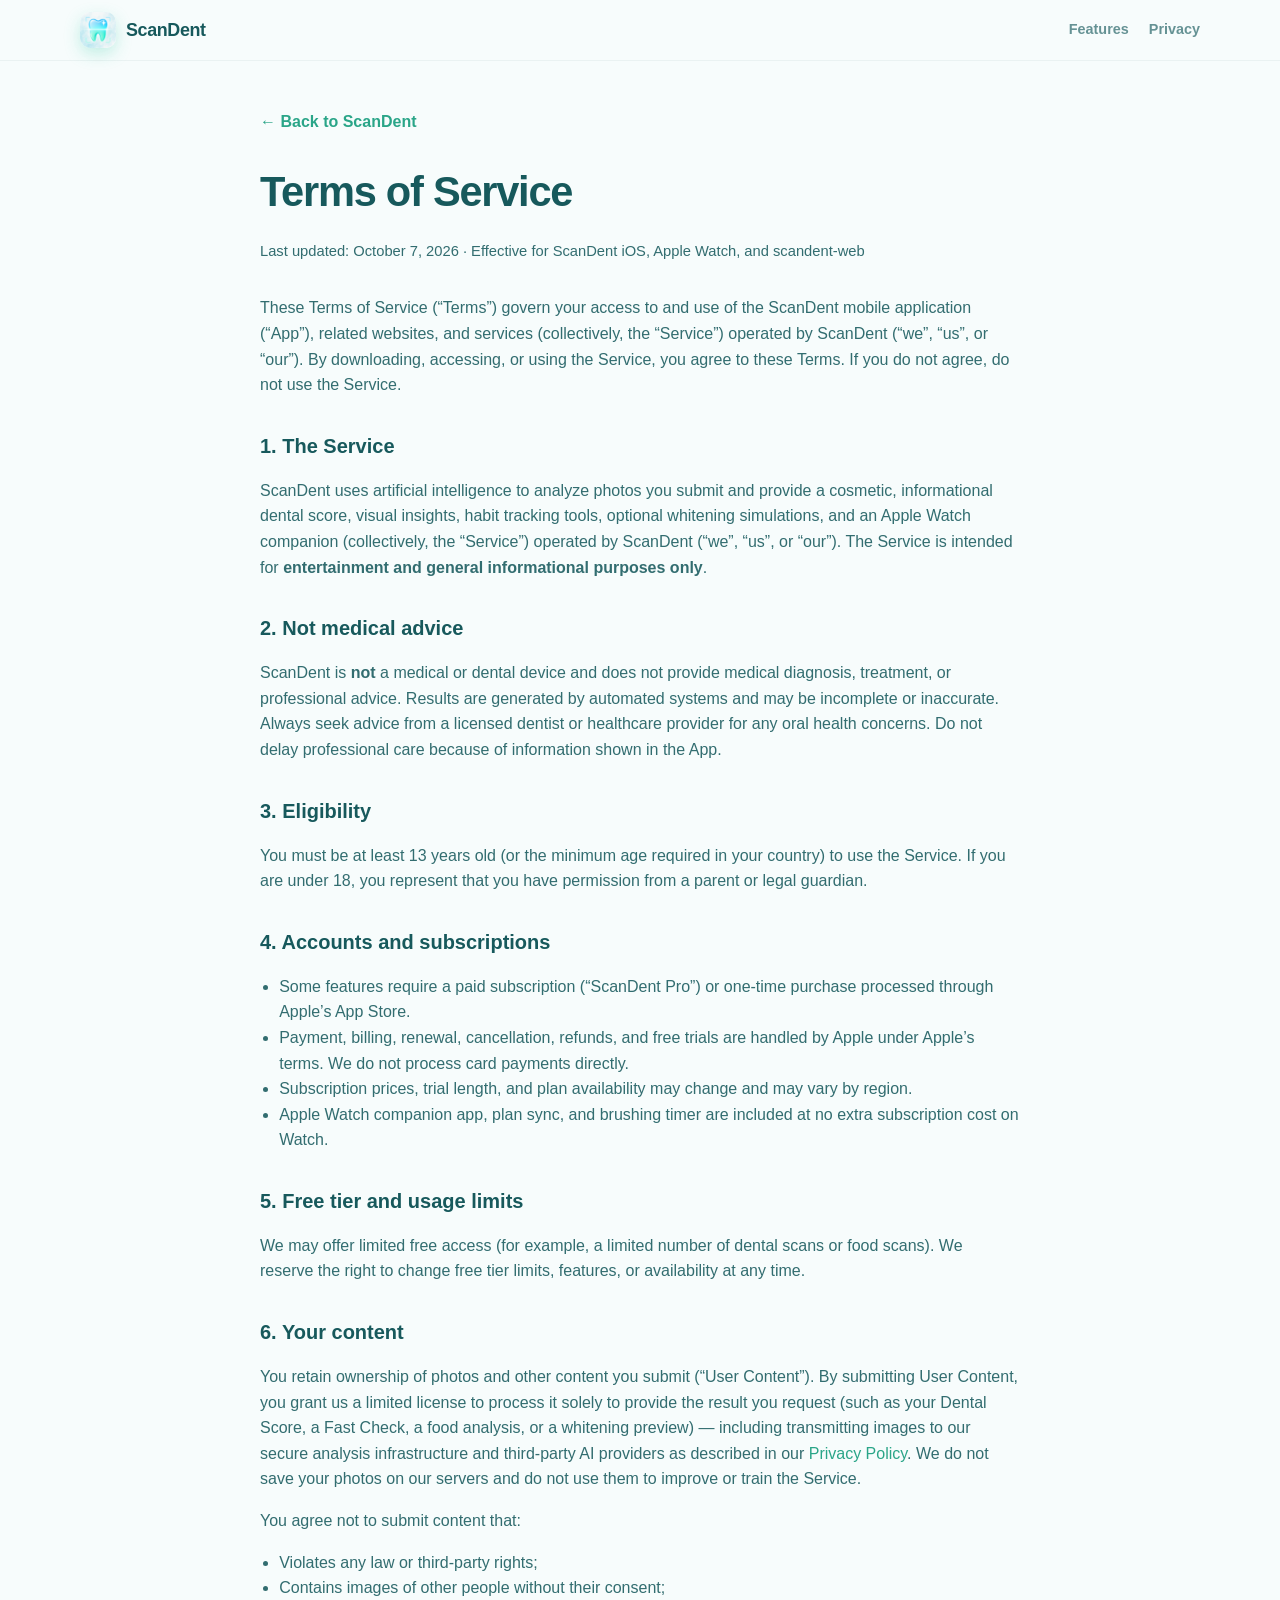
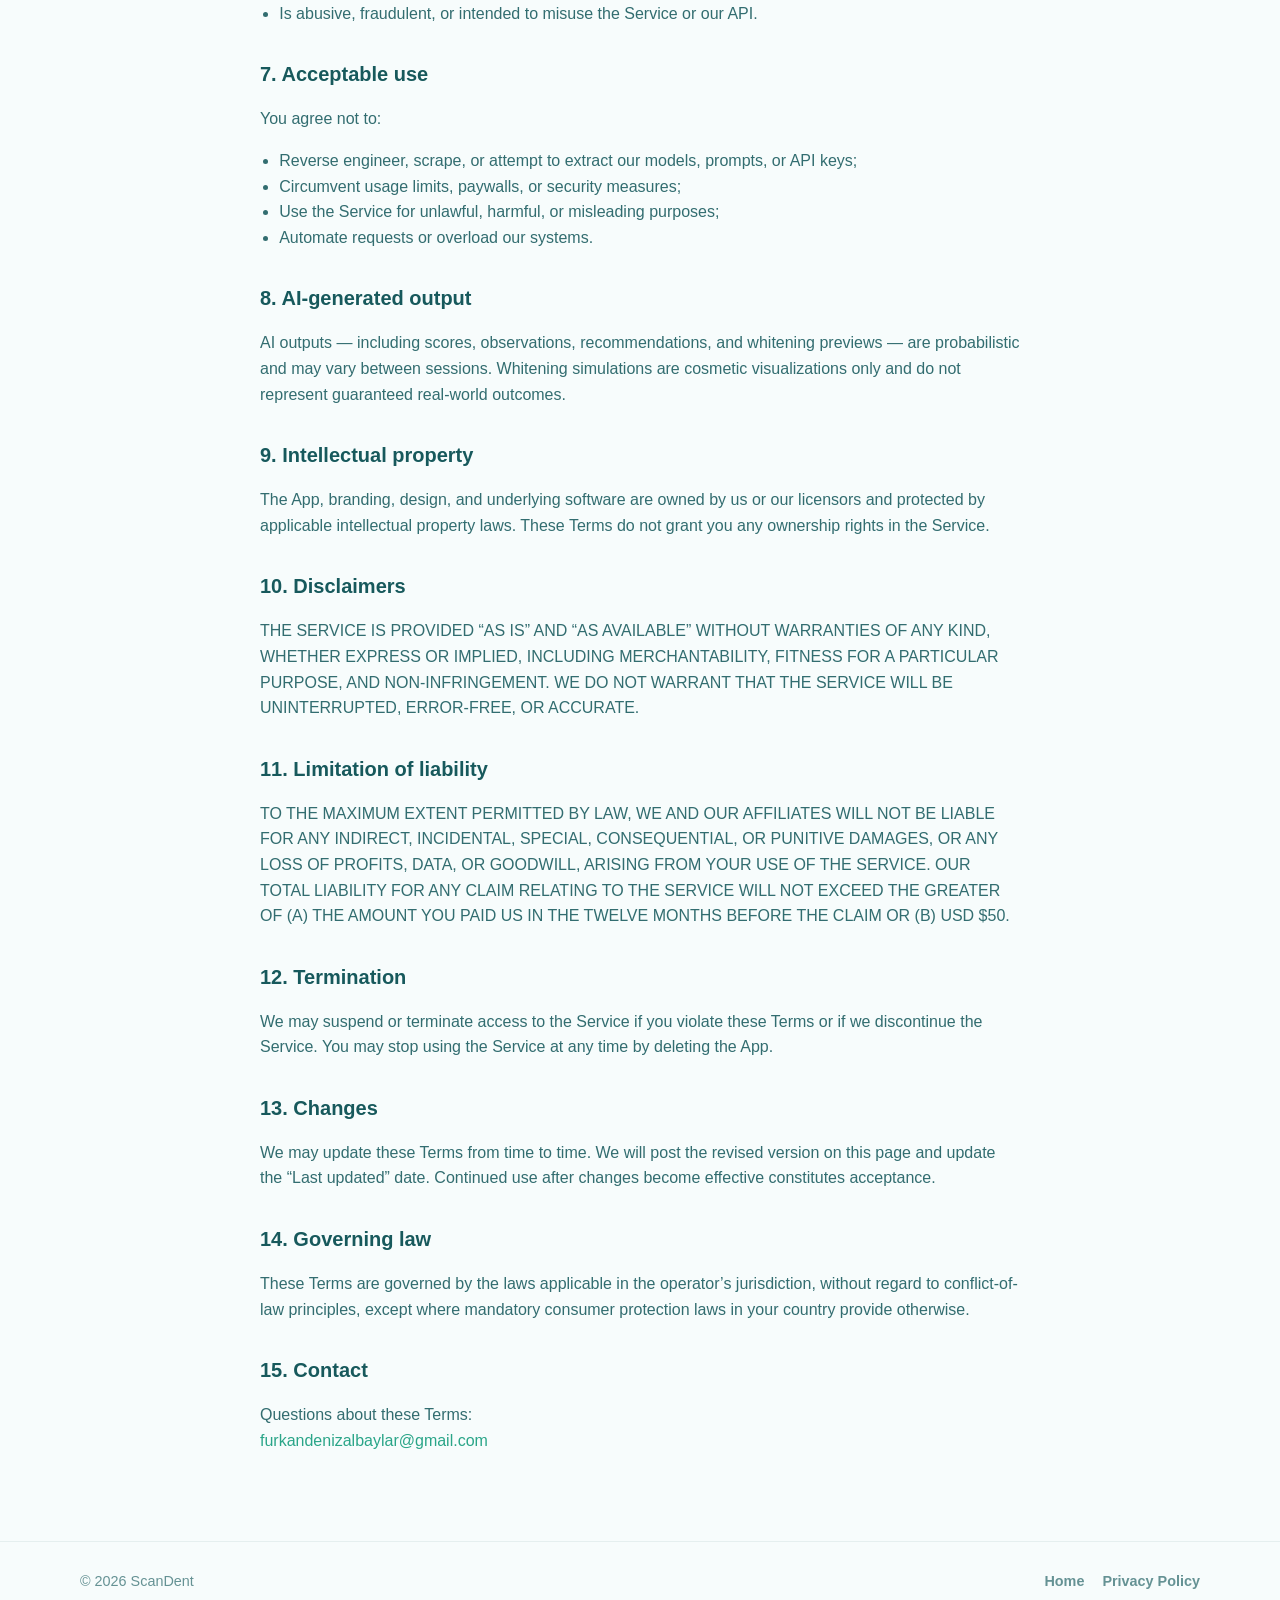
<file: terms/index.html>
<!DOCTYPE html>
<html lang="en">
<head>
  <meta charset="UTF-8">
  <meta name="viewport" content="width=device-width, initial-scale=1.0">
  <meta name="description" content="ScanDent Terms of Service">
  <title>Terms of Service — ScanDent</title>
  <link rel="stylesheet" href="../css/style.css">
  <link rel="icon" href="../assets/favicon.png" type="image/png">
</head>
<body>
  <header class="site-header">
    <div class="container inner">
      <a class="brand" href="../">
        <span class="brand-logo" role="img" aria-label="ScanDent"></span>
        <span>ScanDent</span>
      </a>
      <nav class="nav" aria-label="Primary">
        <a href="../#features">Features</a>
        <a href="../privacy/">Privacy</a>
      </nav>
    </div>
  </header>

  <main class="legal-page">
    <div class="container">
      <a class="back-link" href="../">← Back to ScanDent</a>
      <h1>Terms of Service</h1>
      <p class="legal-meta">Last updated: October 7, 2026 · Effective for ScanDent iOS, Apple Watch, and scandent-web</p>

      <p>
        These Terms of Service (“Terms”) govern your access to and use of the ScanDent mobile application
        (“App”), related websites, and services (collectively, the “Service”) operated by ScanDent
        (“we”, “us”, or “our”). By downloading, accessing, or using the Service, you agree to these Terms.
        If you do not agree, do not use the Service.
      </p>

      <h2>1. The Service</h2>
      <p>
        ScanDent uses artificial intelligence to analyze photos you submit and provide a cosmetic,
        informational dental score, visual insights, habit tracking tools, optional whitening simulations,
        and an Apple Watch companion (collectively, the “Service”) operated by ScanDent
        (“we”, “us”, or “our”). The Service is intended for
        <strong>entertainment and general informational purposes only</strong>.
      </p>

      <h2>2. Not medical advice</h2>
      <p>
        ScanDent is <strong>not</strong> a medical or dental device and does not provide medical diagnosis,
        treatment, or professional advice. Results are generated by automated systems and may be incomplete
        or inaccurate. Always seek advice from a licensed dentist or healthcare provider for any oral health
        concerns. Do not delay professional care because of information shown in the App.
      </p>

      <h2>3. Eligibility</h2>
      <p>
        You must be at least 13 years old (or the minimum age required in your country) to use the Service.
        If you are under 18, you represent that you have permission from a parent or legal guardian.
      </p>

      <h2>4. Accounts and subscriptions</h2>
      <ul>
        <li>Some features require a paid subscription (“ScanDent Pro”) or one-time purchase processed through Apple’s App Store.</li>
        <li>Payment, billing, renewal, cancellation, refunds, and free trials are handled by Apple under Apple’s terms. We do not process card payments directly.</li>
        <li>Subscription prices, trial length, and plan availability may change and may vary by region.</li>
        <li>Apple Watch companion app, plan sync, and brushing timer are included at no extra subscription cost on Watch.</li>
      </ul>

      <h2>5. Free tier and usage limits</h2>
      <p>
        We may offer limited free access (for example, a limited number of dental scans or food scans).
        We reserve the right to change free tier limits, features, or availability at any time.
      </p>

      <h2>6. Your content</h2>
      <p>
        You retain ownership of photos and other content you submit (“User Content”). By submitting User Content,
        you grant us a limited license to process it solely to provide the result you request (such as your
        Dental Score, a Fast Check, a food analysis, or a whitening preview) — including
        transmitting images to our secure analysis infrastructure and third-party AI providers as described
        in our <a href="../privacy/">Privacy Policy</a>. We do not save your photos on our servers and do not use
        them to improve or train the Service.
      </p>
      <p>You agree not to submit content that:</p>
      <ul>
        <li>Violates any law or third-party rights;</li>
        <li>Contains images of other people without their consent;</li>
        <li>Is abusive, fraudulent, or intended to misuse the Service or our API.</li>
      </ul>

      <h2>7. Acceptable use</h2>
      <p>You agree not to:</p>
      <ul>
        <li>Reverse engineer, scrape, or attempt to extract our models, prompts, or API keys;</li>
        <li>Circumvent usage limits, paywalls, or security measures;</li>
        <li>Use the Service for unlawful, harmful, or misleading purposes;</li>
        <li>Automate requests or overload our systems.</li>
      </ul>

      <h2>8. AI-generated output</h2>
      <p>
        AI outputs — including scores, observations, recommendations, and whitening previews — are
        probabilistic and may vary between sessions. Whitening simulations are cosmetic visualizations only
        and do not represent guaranteed real-world outcomes.
      </p>

      <h2>9. Intellectual property</h2>
      <p>
        The App, branding, design, and underlying software are owned by us or our licensors and protected
        by applicable intellectual property laws. These Terms do not grant you any ownership rights in the Service.
      </p>

      <h2>10. Disclaimers</h2>
      <p>
        THE SERVICE IS PROVIDED “AS IS” AND “AS AVAILABLE” WITHOUT WARRANTIES OF ANY KIND, WHETHER EXPRESS
        OR IMPLIED, INCLUDING MERCHANTABILITY, FITNESS FOR A PARTICULAR PURPOSE, AND NON-INFRINGEMENT.
        WE DO NOT WARRANT THAT THE SERVICE WILL BE UNINTERRUPTED, ERROR-FREE, OR ACCURATE.
      </p>

      <h2>11. Limitation of liability</h2>
      <p>
        TO THE MAXIMUM EXTENT PERMITTED BY LAW, WE AND OUR AFFILIATES WILL NOT BE LIABLE FOR ANY INDIRECT,
        INCIDENTAL, SPECIAL, CONSEQUENTIAL, OR PUNITIVE DAMAGES, OR ANY LOSS OF PROFITS, DATA, OR GOODWILL,
        ARISING FROM YOUR USE OF THE SERVICE. OUR TOTAL LIABILITY FOR ANY CLAIM RELATING TO THE SERVICE
        WILL NOT EXCEED THE GREATER OF (A) THE AMOUNT YOU PAID US IN THE TWELVE MONTHS BEFORE THE CLAIM
        OR (B) USD $50.
      </p>

      <h2>12. Termination</h2>
      <p>
        We may suspend or terminate access to the Service if you violate these Terms or if we discontinue
        the Service. You may stop using the Service at any time by deleting the App.
      </p>

      <h2>13. Changes</h2>
      <p>
        We may update these Terms from time to time. We will post the revised version on this page and
        update the “Last updated” date. Continued use after changes become effective constitutes acceptance.
      </p>

      <h2>14. Governing law</h2>
      <p>
        These Terms are governed by the laws applicable in the operator’s jurisdiction, without regard to
        conflict-of-law principles, except where mandatory consumer protection laws in your country provide otherwise.
      </p>

      <h2>15. Contact</h2>
      <p>
        Questions about these Terms:<br>
        <a href="mailto:furkandenizalbaylar@gmail.com">furkandenizalbaylar@gmail.com</a>
      </p>
    </div>
  </main>

  <footer class="site-footer">
    <div class="container footer-grid">
      <div>© <span id="year"></span> ScanDent</div>
      <div class="footer-links">
        <a href="../">Home</a>
        <a href="../privacy/">Privacy Policy</a>
      </div>
    </div>
  </footer>

  <script>document.getElementById("year").textContent = new Date().getFullYear();</script>
</body>
</html>
</file>
<file: css/style.css>
/* Embedded logo — avoids 404 when PNG assets are not yet on Pages */
.brand-logo,
.cta-logo,
.phone-logo {
  display: block;
  background-image: url("[data-uri]");
  background-size: cover;
  background-position: center;
  background-repeat: no-repeat;
  border-radius: 10px;
  box-shadow: 0 6px 16px rgba(61, 204, 168, 0.28);
  flex-shrink: 0;
}

.brand-logo {
  width: 36px;
  height: 36px;
}

.phone-logo {
  width: 28px;
  height: 28px;
  border-radius: 7px;
  box-shadow: none;
}

.cta-logo {
  width: 72px;
  height: 72px;
  border-radius: 18px;
  margin: 0 auto 20px;
  box-shadow: 0 16px 40px rgba(61, 204, 168, 0.3);
}

.footer-logo {
  width: 28px;
  height: 28px;
  border-radius: 7px;
  box-shadow: none;
}

:root {
  --mint: #3dcca8;
  --mint-dark: #2aa588;
  --sky: #8cd9f2;
  --coral: #ff8c73;
  --sunny: #ffd35c;
  --teal: #17595c;
  --bg: #f7fcfc;
  --card: #ffffff;
  --text-muted: rgba(23, 89, 92, 0.65);
  --shadow: 0 12px 40px rgba(23, 89, 92, 0.08);
  --shadow-lg: 0 24px 60px rgba(23, 89, 92, 0.12);
  --radius: 20px;
  --max: 1120px;
  --legal-max: 760px;
}

*,
*::before,
*::after {
  box-sizing: border-box;
}

html {
  scroll-behavior: smooth;
}

body {
  margin: 0;
  font-family: "SF Pro Rounded", "SF Pro Display", -apple-system, BlinkMacSystemFont, "Segoe UI", sans-serif;
  color: var(--teal);
  background: var(--bg);
  line-height: 1.6;
  -webkit-font-smoothing: antialiased;
}

a {
  color: var(--mint-dark);
  text-decoration: none;
}

a:hover {
  text-decoration: underline;
}

img {
  max-width: 100%;
  display: block;
}

.container {
  width: min(var(--max), calc(100% - 40px));
  margin-inline: auto;
}

/* ── Header ── */

.site-header {
  position: sticky;
  top: 0;
  z-index: 20;
  backdrop-filter: blur(14px);
  background: rgba(247, 252, 252, 0.92);
  border-bottom: 1px solid rgba(23, 89, 92, 0.06);
}

.site-header .inner {
  display: flex;
  align-items: center;
  justify-content: space-between;
  gap: 16px;
  padding: 12px 0;
}

.brand {
  display: flex;
  align-items: center;
  gap: 10px;
  font-weight: 800;
  font-size: 1.12rem;
  letter-spacing: -0.02em;
  color: var(--teal);
  text-decoration: none;
}

.brand:hover {
  text-decoration: none;
}

.nav {
  display: flex;
  align-items: center;
  gap: 20px;
  font-size: 0.9rem;
  font-weight: 600;
}

.nav a {
  color: var(--text-muted);
  text-decoration: none;
}

.nav a:hover {
  color: var(--teal);
  text-decoration: none;
}

.header-cta {
  display: flex;
  align-items: center;
  gap: 10px;
}

.btn {
  display: inline-flex;
  align-items: center;
  justify-content: center;
  gap: 8px;
  padding: 13px 22px;
  border-radius: 16px;
  font-weight: 700;
  font-size: 0.96rem;
  border: none;
  cursor: pointer;
  text-decoration: none;
  transition: transform 0.2s ease, box-shadow 0.2s ease;
  white-space: nowrap;
}

.btn:hover {
  text-decoration: none;
  transform: translateY(-1px);
}

.btn-primary {
  color: white;
  background: linear-gradient(135deg, var(--mint), var(--mint-dark));
  box-shadow: 0 14px 30px rgba(61, 204, 168, 0.35);
}

.btn-secondary {
  color: var(--teal);
  background: var(--card);
  border: 1px solid rgba(23, 89, 92, 0.08);
  box-shadow: var(--shadow);
}

.btn-sm {
  padding: 10px 16px;
  font-size: 0.88rem;
  border-radius: 12px;
}

/* ── Hero ── */

.hero {
  position: relative;
  padding: 64px 0 72px;
  overflow: hidden;
}

.hero-blob {
  position: absolute;
  border-radius: 50%;
  filter: blur(48px);
  opacity: 0.42;
  pointer-events: none;
}

.hero-blob.one {
  width: 320px;
  height: 320px;
  background: radial-gradient(circle, var(--mint), transparent 70%);
  top: -100px;
  left: -80px;
}

.hero-blob.two {
  width: 260px;
  height: 260px;
  background: radial-gradient(circle, var(--sky), transparent 70%);
  top: 20px;
  right: -60px;
}

.hero-blob.three {
  width: 200px;
  height: 200px;
  background: radial-gradient(circle, var(--sunny), transparent 70%);
  bottom: 40px;
  left: 30%;
}

.hero-grid {
  position: relative;
  display: grid;
  grid-template-columns: 1.05fr 0.95fr;
  gap: 48px;
  align-items: center;
}

.eyebrow {
  display: inline-block;
  padding: 6px 12px;
  border-radius: 999px;
  background: rgba(61, 204, 168, 0.14);
  color: var(--mint-dark);
  font-size: 0.76rem;
  font-weight: 800;
  letter-spacing: 0.08em;
  text-transform: uppercase;
  margin-bottom: 16px;
}

.hero h1 {
  margin: 0 0 16px;
  font-size: clamp(2.3rem, 5vw, 3.5rem);
  line-height: 1.06;
  letter-spacing: -0.04em;
}

.hero p.lead {
  margin: 0 0 24px;
  font-size: 1.1rem;
  color: var(--text-muted);
  max-width: 34rem;
}

.hero-actions {
  display: flex;
  flex-wrap: wrap;
  gap: 12px;
  margin-bottom: 16px;
}

.hero-note {
  font-size: 0.86rem;
  color: var(--text-muted);
  max-width: 32rem;
}

.hero-badges {
  display: flex;
  flex-wrap: wrap;
  gap: 10px;
  margin-top: 20px;
}

.badge {
  display: inline-flex;
  align-items: center;
  gap: 6px;
  padding: 8px 12px;
  border-radius: 999px;
  background: var(--card);
  border: 1px solid rgba(23, 89, 92, 0.08);
  font-size: 0.82rem;
  font-weight: 700;
  color: var(--teal);
  box-shadow: var(--shadow);
}

.badge svg {
  width: 16px;
  height: 16px;
  stroke: var(--mint-dark);
}

/* ── Phone mockup ── */

.phone-stack {
  position: relative;
  display: flex;
  justify-content: center;
  align-items: center;
  min-height: 420px;
}

.phone-card {
  background: var(--card);
  border-radius: 32px;
  padding: 28px 24px;
  box-shadow: var(--shadow-lg);
  border: 1px solid rgba(23, 89, 92, 0.06);
  width: min(100%, 340px);
  position: relative;
  z-index: 2;
}

.phone-card-header {
  display: flex;
  align-items: center;
  gap: 10px;
  margin-bottom: 20px;
}

.phone-card-header img {
  width: 28px;
  height: 28px;
  border-radius: 7px;
}

.phone-card-header span {
  font-weight: 800;
  font-size: 1rem;
  letter-spacing: -0.02em;
}

.score-ring {
  width: 168px;
  height: 168px;
  margin: 0 auto 18px;
  border-radius: 50%;
  background: conic-gradient(var(--mint) 0 78%, rgba(23, 89, 92, 0.08) 78% 100%);
  display: grid;
  place-items: center;
  position: relative;
}

.score-ring::after {
  content: "";
  position: absolute;
  inset: 13px;
  border-radius: 50%;
  background: var(--bg);
}

.score-value {
  position: relative;
  z-index: 1;
  text-align: center;
}

.score-value strong {
  display: block;
  font-size: 2.35rem;
  line-height: 1;
  letter-spacing: -0.03em;
}

.score-value span {
  font-size: 0.78rem;
  font-weight: 700;
  color: var(--text-muted);
}

.scan-steps {
  display: flex;
  align-items: center;
  justify-content: space-between;
  gap: 4px;
  padding: 14px 12px;
  border-radius: 16px;
  background: rgba(23, 89, 92, 0.03);
  margin-bottom: 14px;
}

.scan-step {
  text-align: center;
  flex: 1;
}

.scan-step-icon {
  width: 36px;
  height: 36px;
  margin: 0 auto 4px;
  border-radius: 50%;
  background: rgba(61, 204, 168, 0.14);
  display: grid;
  place-items: center;
}

.scan-step-icon svg {
  width: 16px;
  height: 16px;
  stroke: var(--mint-dark);
}

.scan-step label {
  display: block;
  font-size: 0.68rem;
  font-weight: 700;
  color: var(--text-muted);
}

.scan-connector {
  color: rgba(23, 89, 92, 0.2);
  font-size: 0.7rem;
  padding-bottom: 14px;
}

.feature-list {
  display: grid;
  gap: 10px;
}

.feature-item {
  display: flex;
  gap: 12px;
  align-items: flex-start;
  padding: 12px 14px;
  border-radius: 14px;
  background: rgba(23, 89, 92, 0.03);
}

.feature-item .icon {
  width: 34px;
  height: 34px;
  border-radius: 11px;
  background: rgba(61, 204, 168, 0.16);
  display: grid;
  place-items: center;
  flex-shrink: 0;
}

.feature-item .icon svg {
  width: 18px;
  height: 18px;
  stroke: var(--mint-dark);
}

.feature-item strong {
  display: block;
  font-size: 0.9rem;
  margin-bottom: 2px;
}

.feature-item span {
  color: var(--text-muted);
  font-size: 0.84rem;
}

.watch-card {
  position: absolute;
  right: -8px;
  bottom: 24px;
  width: 140px;
  background: var(--card);
  border-radius: 22px;
  padding: 14px;
  box-shadow: var(--shadow-lg);
  border: 1px solid rgba(23, 89, 92, 0.08);
  z-index: 3;
}

.watch-card-label {
  font-size: 0.62rem;
  font-weight: 800;
  letter-spacing: 0.06em;
  text-transform: uppercase;
  color: var(--mint-dark);
  margin-bottom: 8px;
}

.watch-timer {
  font-size: 1.5rem;
  font-weight: 800;
  letter-spacing: -0.03em;
  margin-bottom: 4px;
}

.watch-sub {
  font-size: 0.72rem;
  color: var(--text-muted);
  font-weight: 600;
}

/* ── Sections ── */

section {
  padding: 56px 0;
}

section.alt {
  background: rgba(23, 89, 92, 0.025);
}

.section-title {
  text-align: center;
  margin-bottom: 36px;
}

.section-title h2 {
  margin: 0 0 10px;
  font-size: clamp(1.8rem, 3vw, 2.4rem);
  letter-spacing: -0.03em;
}

.section-title p {
  margin: 0 auto;
  max-width: 580px;
  color: var(--text-muted);
}

.cards-3 {
  display: grid;
  grid-template-columns: repeat(3, 1fr);
  gap: 18px;
}

.card {
  background: var(--card);
  border-radius: var(--radius);
  padding: 24px;
  box-shadow: var(--shadow);
  border: 1px solid rgba(23, 89, 92, 0.06);
}

.card-icon {
  width: 42px;
  height: 42px;
  border-radius: 13px;
  background: rgba(61, 204, 168, 0.14);
  display: grid;
  place-items: center;
  margin-bottom: 14px;
}

.card-icon svg {
  width: 22px;
  height: 22px;
  stroke: var(--mint-dark);
}

.card h3 {
  margin: 0 0 8px;
  font-size: 1.12rem;
}

.card p {
  margin: 0;
  color: var(--text-muted);
  font-size: 0.94rem;
}

/* ── Watch band ── */

.watch-band {
  display: grid;
  grid-template-columns: 1fr 1fr;
  gap: 32px;
  align-items: center;
}

.watch-band-copy h2 {
  margin: 0 0 12px;
  font-size: clamp(1.7rem, 3vw, 2.2rem);
  letter-spacing: -0.03em;
}

.watch-band-copy p {
  margin: 0 0 20px;
  color: var(--text-muted);
}

.watch-features {
  display: grid;
  gap: 12px;
}

.watch-feature {
  display: flex;
  gap: 12px;
  align-items: flex-start;
}

.watch-feature-icon {
  width: 36px;
  height: 36px;
  border-radius: 11px;
  background: rgba(61, 204, 168, 0.14);
  display: grid;
  place-items: center;
  flex-shrink: 0;
}

.watch-feature-icon svg {
  width: 18px;
  height: 18px;
  stroke: var(--mint-dark);
}

.watch-feature strong {
  display: block;
  font-size: 0.92rem;
}

.watch-feature span {
  font-size: 0.86rem;
  color: var(--text-muted);
}

.watch-visual {
  background: linear-gradient(145deg, rgba(61, 204, 168, 0.12), rgba(140, 217, 242, 0.18));
  border-radius: 28px;
  padding: 28px 24px 32px;
  border: 1px solid rgba(23, 89, 92, 0.06);
}

.watch-screenshots {
  display: grid;
  grid-template-columns: repeat(2, 1fr);
  gap: 20px;
  align-items: end;
}

.watch-shot {
  margin: 0;
  text-align: center;
}

.watch-frame {
  background: #0f1f1e;
  border-radius: 32px;
  padding: 10px;
  box-shadow: var(--shadow-lg), 0 0 0 1px rgba(255, 255, 255, 0.06) inset;
  margin: 0 auto;
  max-width: 220px;
}

.watch-frame img {
  width: 100%;
  height: auto;
  border-radius: 24px;
  display: block;
}

.watch-shot figcaption {
  margin-top: 12px;
  font-size: 0.82rem;
  font-weight: 700;
  color: var(--text-muted);
}

.watch-free-tag {
  display: inline-block;
  margin-top: 16px;
  padding: 6px 12px;
  border-radius: 999px;
  background: rgba(61, 204, 168, 0.16);
  color: var(--mint-dark);
  font-size: 0.78rem;
  font-weight: 800;
}

/* ── Pricing ── */

.pricing-grid {
  display: grid;
  grid-template-columns: repeat(3, 1fr);
  gap: 18px;
  align-items: stretch;
}

.price-card {
  background: var(--card);
  border-radius: var(--radius);
  padding: 28px 24px;
  box-shadow: var(--shadow);
  border: 1px solid rgba(23, 89, 92, 0.06);
  display: flex;
  flex-direction: column;
}

.price-card.featured {
  border: 2px solid rgba(61, 204, 168, 0.45);
  box-shadow: 0 20px 50px rgba(61, 204, 168, 0.18);
  position: relative;
}

.price-card.featured::before {
  content: "Best value";
  position: absolute;
  top: -11px;
  left: 50%;
  transform: translateX(-50%);
  padding: 4px 12px;
  border-radius: 999px;
  background: linear-gradient(135deg, var(--mint), var(--mint-dark));
  color: white;
  font-size: 0.72rem;
  font-weight: 800;
  letter-spacing: 0.04em;
  text-transform: uppercase;
}

.price-card h3 {
  margin: 0 0 4px;
  font-size: 1.1rem;
}

.price-card .amount {
  font-size: 2rem;
  font-weight: 800;
  letter-spacing: -0.03em;
  margin: 8px 0 4px;
}

.price-card .period {
  font-size: 0.88rem;
  color: var(--text-muted);
  margin-bottom: 16px;
}

.price-card ul {
  margin: 0 0 20px;
  padding: 0;
  list-style: none;
  flex: 1;
}

.price-card li {
  position: relative;
  padding-left: 22px;
  margin-bottom: 8px;
  font-size: 0.9rem;
  color: var(--text-muted);
}

.price-card li::before {
  content: "";
  position: absolute;
  left: 0;
  top: 8px;
  width: 8px;
  height: 8px;
  border-radius: 50%;
  background: var(--mint);
}

.pricing-note {
  text-align: center;
  margin-top: 20px;
  font-size: 0.88rem;
  color: var(--text-muted);
}

/* ── Steps ── */

.steps {
  display: grid;
  grid-template-columns: repeat(3, 1fr);
  gap: 18px;
  counter-reset: step;
}

.step {
  background: var(--card);
  border-radius: var(--radius);
  padding: 24px;
  box-shadow: var(--shadow);
  border: 1px solid rgba(23, 89, 92, 0.06);
}

.step::before {
  counter-increment: step;
  content: counter(step);
  display: inline-grid;
  place-items: center;
  width: 34px;
  height: 34px;
  border-radius: 50%;
  background: linear-gradient(135deg, var(--mint), var(--mint-dark));
  color: white;
  font-weight: 800;
  margin-bottom: 14px;
}

.step h3 {
  margin: 0 0 8px;
  font-size: 1.05rem;
}

.step p {
  margin: 0;
  color: var(--text-muted);
  font-size: 0.94rem;
}

/* ── Disclaimer & CTA ── */

.disclaimer-box {
  background: rgba(255, 140, 115, 0.08);
  border: 1px solid rgba(255, 140, 115, 0.18);
  border-radius: var(--radius);
  padding: 22px 24px;
  color: var(--teal);
}

.disclaimer-box strong {
  display: block;
  margin-bottom: 8px;
}

.cta {
  text-align: center;
  padding: 64px 0 72px;
}

.cta h2 {
  margin: 0 0 12px;
  font-size: clamp(1.8rem, 3vw, 2.5rem);
}

.cta p {
  margin: 0 auto 24px;
  max-width: 520px;
  color: var(--text-muted);
}

/* ── Footer ── */

.site-footer {
  border-top: 1px solid rgba(23, 89, 92, 0.08);
  padding: 28px 0 40px;
  color: var(--text-muted);
  font-size: 0.9rem;
}

.footer-grid {
  display: flex;
  flex-wrap: wrap;
  gap: 16px;
  align-items: center;
  justify-content: space-between;
}

.footer-brand {
  display: flex;
  align-items: center;
  gap: 10px;
  font-weight: 700;
  color: var(--teal);
}

.footer-brand img {
  width: 28px;
  height: 28px;
  border-radius: 7px;
}

.footer-links {
  display: flex;
  flex-wrap: wrap;
  gap: 18px;
}

.footer-links a {
  color: var(--text-muted);
  font-weight: 600;
}

.footer-links a:hover {
  color: var(--teal);
}

/* ── Legal pages ── */

.legal-page {
  padding: 48px 0 72px;
}

.legal-page .container {
  width: min(var(--legal-max), calc(100% - 40px));
}

.legal-page h1 {
  margin: 0 0 8px;
  font-size: clamp(2rem, 4vw, 2.6rem);
  letter-spacing: -0.03em;
}

.legal-meta {
  color: var(--text-muted);
  font-size: 0.92rem;
  margin-bottom: 32px;
}

.legal-page h2 {
  margin: 32px 0 10px;
  font-size: 1.25rem;
}

.legal-page p,
.legal-page li {
  color: rgba(23, 89, 92, 0.88);
}

.legal-page ul {
  padding-left: 1.2rem;
}

.back-link {
  display: inline-flex;
  align-items: center;
  gap: 6px;
  margin-bottom: 24px;
  font-weight: 600;
  color: var(--mint-dark);
}

/* ── Responsive ── */

@media (max-width: 900px) {
  .hero-grid,
  .cards-3,
  .steps,
  .pricing-grid,
  .watch-band {
    grid-template-columns: 1fr;
  }

  .nav {
    display: none;
  }

  .hero {
    padding-top: 40px;
  }

  .watch-screenshots {
    grid-template-columns: 1fr;
    max-width: 240px;
    margin: 0 auto;
  }

  .watch-card {
    position: static;
    width: 100%;
    margin-top: 16px;
  }

  .phone-stack {
    min-height: auto;
  }
}

/* ---- App screenshots showcase ---- */
#screens .screens-scroller {
  display: flex;
  gap: 22px;
  overflow-x: auto;
  padding: 8px 4px 20px;
  scroll-snap-type: x mandatory;
  -webkit-overflow-scrolling: touch;
}
#screens .screens-scroller::-webkit-scrollbar { height: 8px; }
#screens .screens-scroller::-webkit-scrollbar-thumb {
  background: rgba(61,204,168,.35); border-radius: 8px;
}
#screens .screen-phone {
  flex: 0 0 auto;
  width: 300px;
  margin: 0;
  scroll-snap-align: center;
  text-align: center;
}
#screens .screen-phone img {
  width: 100%;
  height: auto;
  display: block;
  border-radius: 24px;
  box-shadow: 0 18px 40px rgba(23,89,92,.16);
  background: #F7FCFC;
}
#screens .screen-phone figcaption {
  margin-top: 14px;
  font-weight: 700;
  color: var(--deep-teal, #17595C);
  font-size: 15px;
}
@media (max-width: 640px) {
  #screens .screen-phone { width: 240px; }
}
</file>
